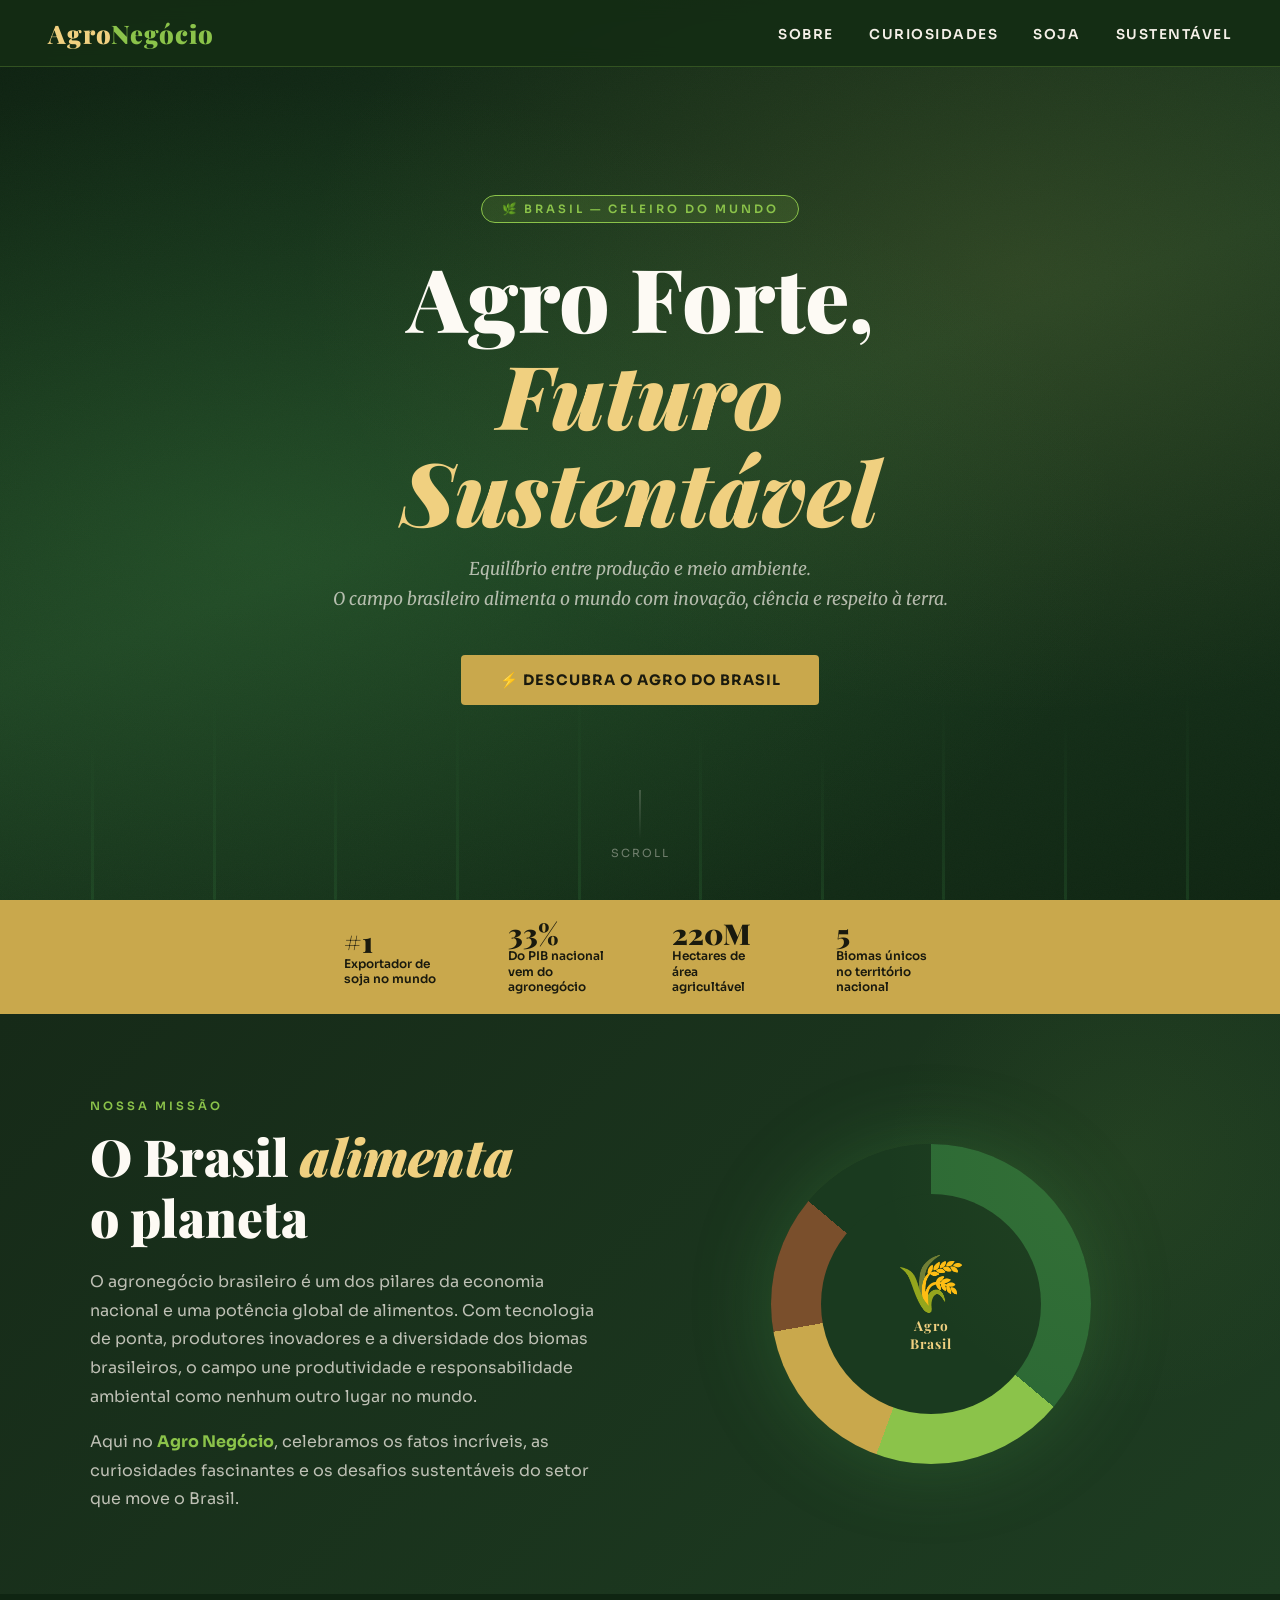
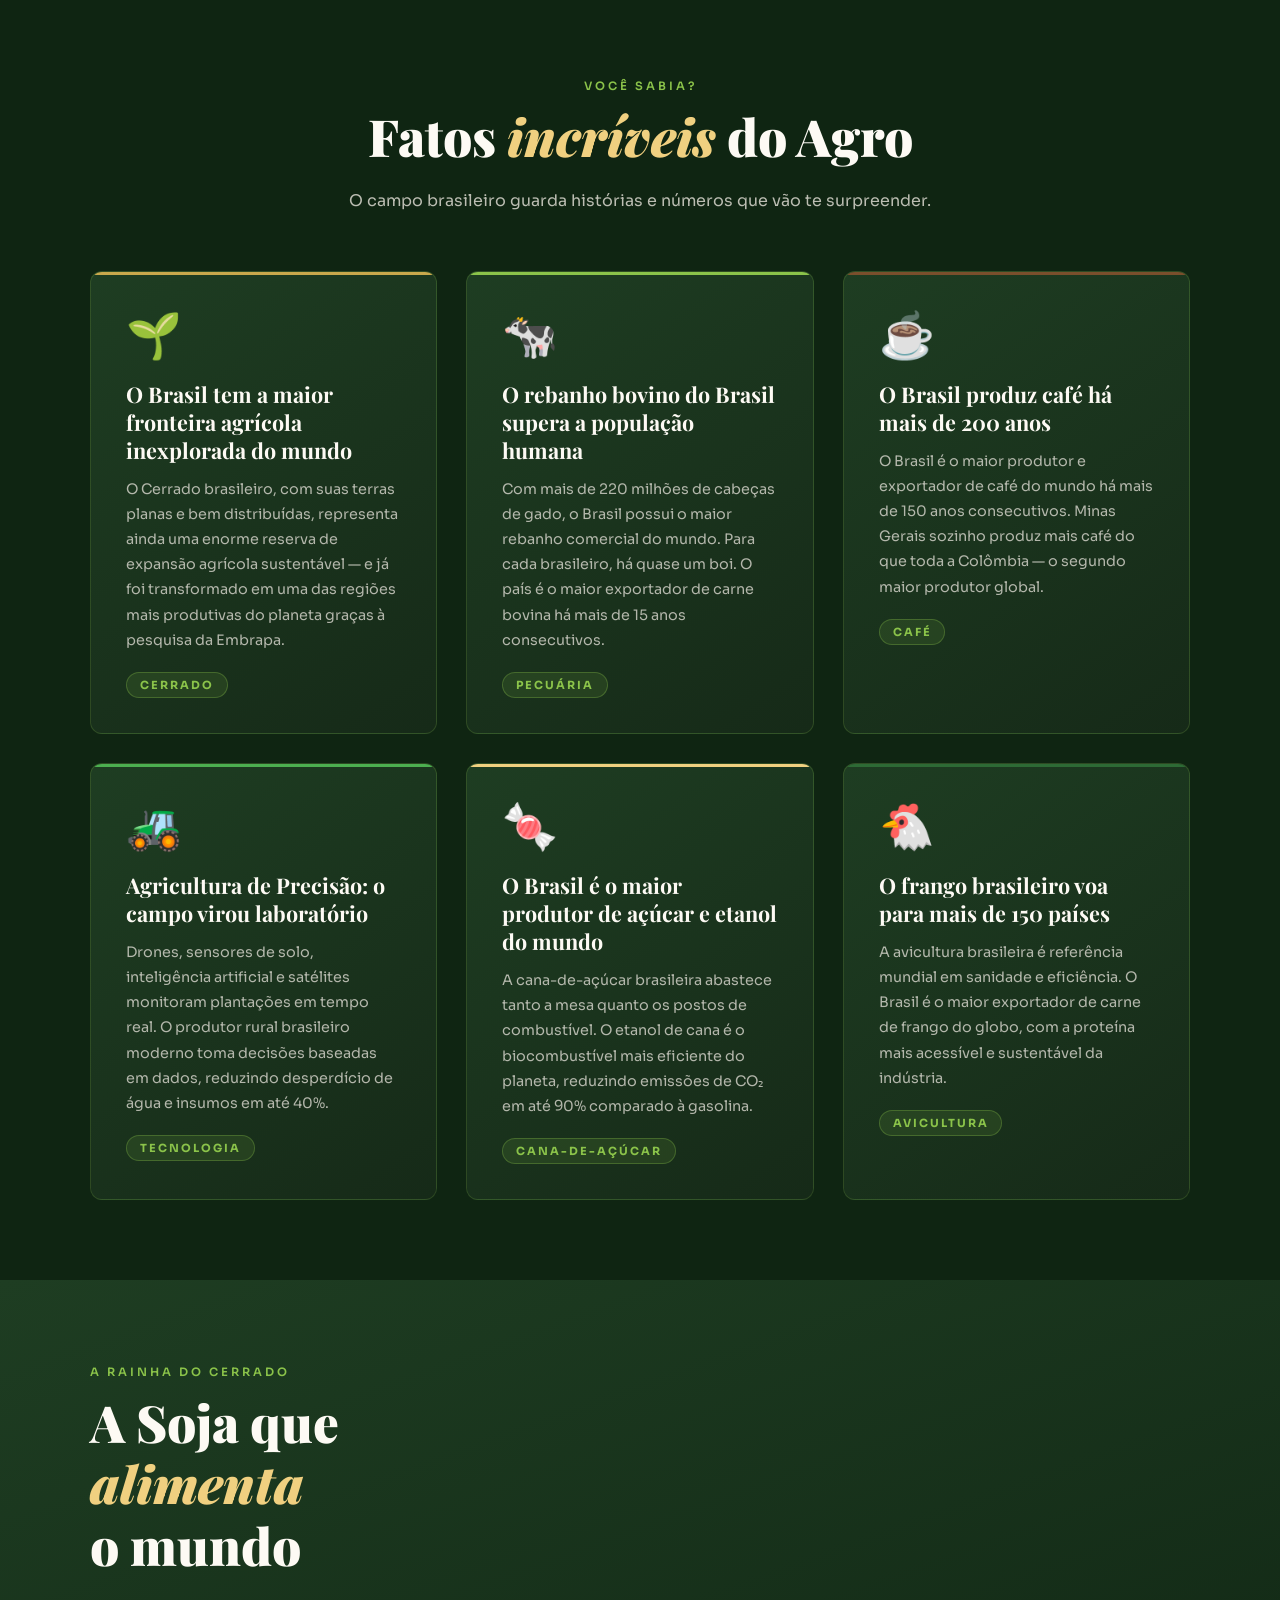
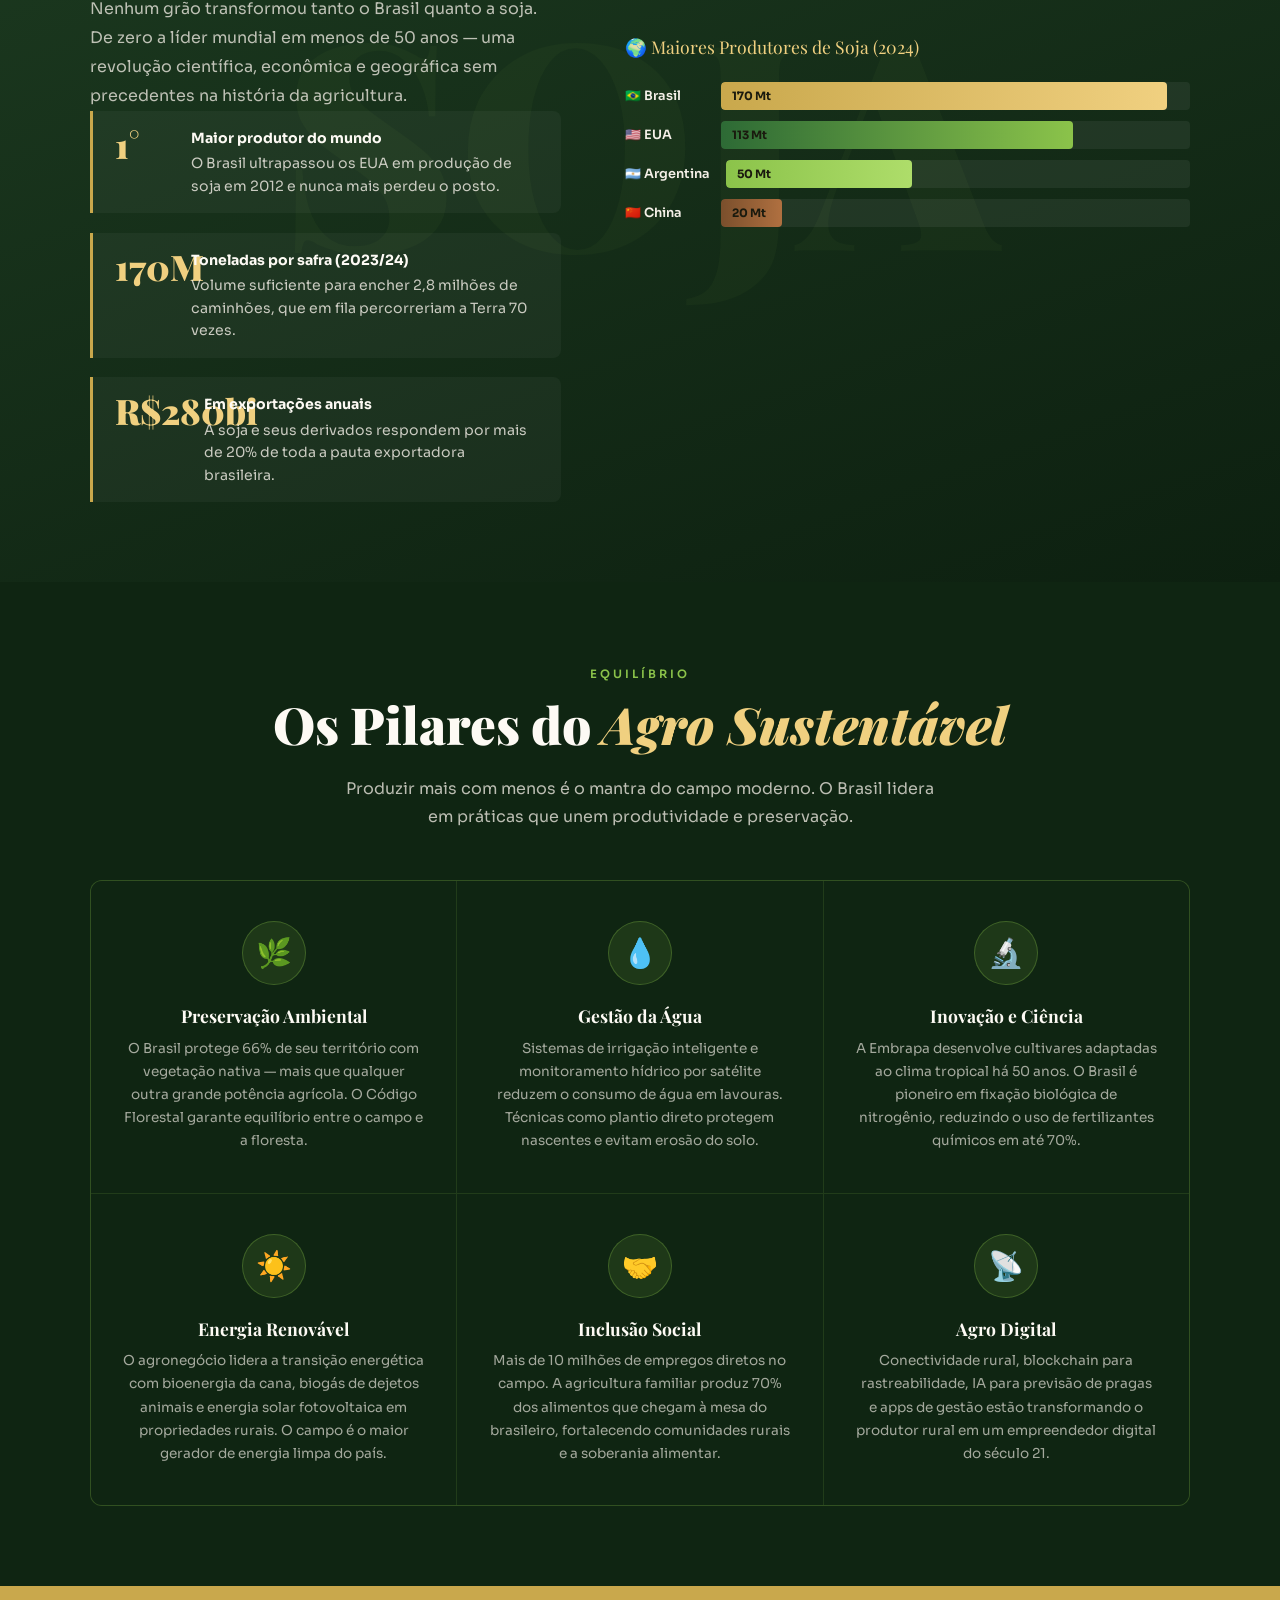
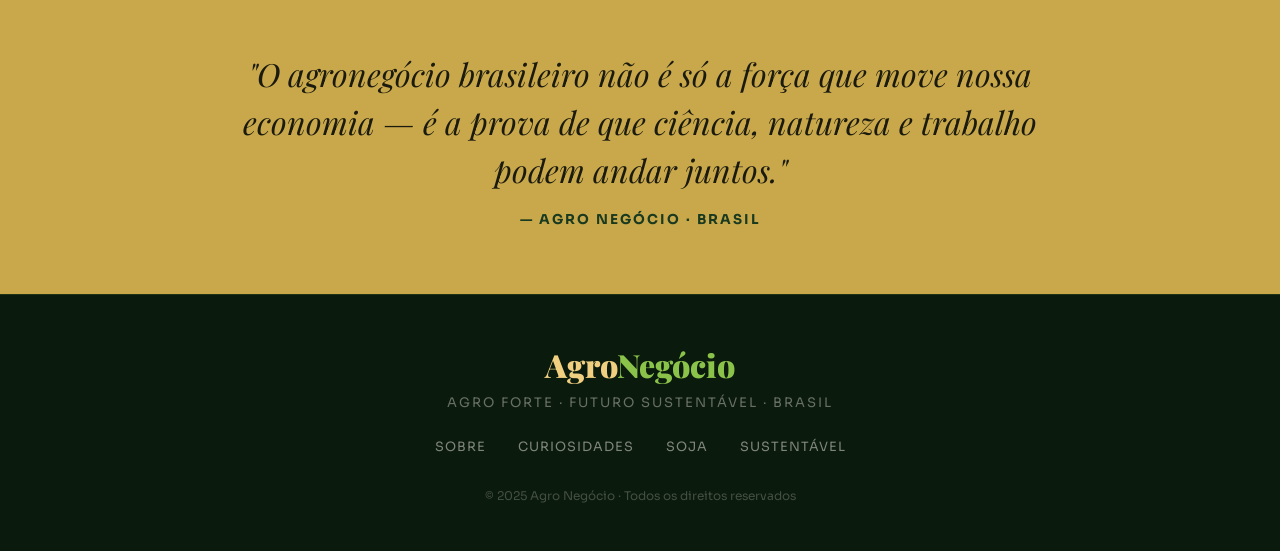
<file: index.html>
<!DOCTYPE html>
<html lang="pt-BR">
<head>
  <meta charset="UTF-8" />
  <meta name="viewport" content="width=device-width, initial-scale=1.0"/>
  <title>Agro Negócio | Agro Forte, Futuro Sustentável</title>
  <link href="https://fonts.googleapis.com/css2?family=Playfair+Display:wght@700;900&family=Sora:wght@300;400;600&family=Merriweather:ital,wght@1,300&display=swap" rel="stylesheet"/>
  <link rel="stylesheet" href="style.css">
<body>

  <!-- NAVBAR -->
  <nav>
    <a class="nav-logo" href="#">Agro<span>Negócio</span></a>
    <ul class="nav-links">
      <li><a href="#intro">Sobre</a></li>
      <li><a href="#curiosidades">Curiosidades</a></li>
      <li><a href="#soja">Soja</a></li>
      <li><a href="#sustentavel">Sustentável</a></li>
    </ul>
  </nav>

  <!-- HERO -->
  <section class="hero">
    <div class="hero-stalks">
      <div class="stalk" style="height:160px; animation-delay:0s;"></div>
      <div class="stalk" style="height:200px; animation-delay:0.4s;"></div>
      <div class="stalk" style="height:140px; animation-delay:0.8s;"></div>
      <div class="stalk" style="height:190px; animation-delay:0.2s;"></div>
      <div class="stalk" style="height:220px; animation-delay:1s;"></div>
      <div class="stalk" style="height:170px; animation-delay:0.6s;"></div>
      <div class="stalk" style="height:150px; animation-delay:1.2s;"></div>
      <div class="stalk" style="height:200px; animation-delay:0.3s;"></div>
      <div class="stalk" style="height:180px; animation-delay:0.9s;"></div>
      <div class="stalk" style="height:210px; animation-delay:0.5s;"></div>
    </div>
    <div class="hero-content">
      <span class="hero-badge">🌿 Brasil — Celeiro do Mundo</span>
      <h1>Agro Forte,<br/><em>Futuro Sustentável</em></h1>
      <p class="hero-sub">
        Equilíbrio entre produção e meio ambiente.<br/>
        O campo brasileiro alimenta o mundo com inovação, ciência e respeito à terra.
      </p>
      <a href="#curiosidades" class="hero-cta">
        ⚡ Descubra o Agro do Brasil
      </a>
    </div>
    <div class="hero-scroll">
      <div class="scroll-line"></div>
      scroll
    </div>
  </section>

  <!-- STATS STRIP -->
  <div class="stats-strip">
    <div class="stat-item">
      <div>
        <div class="stat-num">#1</div>
        <div class="stat-label">Exportador de soja no mundo</div>
      </div>
    </div>
    <div class="stat-item">
      <div>
        <div class="stat-num">33%</div>
        <div class="stat-label">Do PIB nacional vem do agronegócio</div>
      </div>
    </div>
    <div class="stat-item">
      <div>
        <div class="stat-num">220M</div>
        <div class="stat-label">Hectares de área agricultável</div>
      </div>
    </div>
    <div class="stat-item">
      <div>
        <div class="stat-num">5</div>
        <div class="stat-label">Biomas únicos no território nacional</div>
      </div>
    </div>
  </div>

  <!-- INTRO -->
  <section class="intro" id="intro">
    <div class="intro-grid">
      <div>
        <span class="section-tag">Nossa Missão</span>
        <h2 class="section-title">O Brasil <em>alimenta</em><br/>o planeta</h2>
        <p class="section-body">
          O agronegócio brasileiro é um dos pilares da economia nacional e uma potência global de alimentos. Com tecnologia de ponta, produtores inovadores e a diversidade dos biomas brasileiros, o campo une produtividade e responsabilidade ambiental como nenhum outro lugar no mundo.
        </p>
        <p class="section-body" style="margin-top:1rem;">
          Aqui no <strong style="color:var(--verde-lima)">Agro Negócio</strong>, celebramos os fatos incríveis, as curiosidades fascinantes e os desafios sustentáveis do setor que move o Brasil.
        </p>
      </div>
      <div class="intro-visual">
        <div class="agro-circle">
          <div class="agro-inner">
            <span class="agro-icon">🌾</span>
            <span class="agro-inner-text">Agro<br/>Brasil</span>
          </div>
        </div>
      </div>
    </div>
  </section>

  <!-- CURIOSIDADES -->
  <section class="curiosidades" id="curiosidades">
    <div class="section-header">
      <span class="section-tag">Você Sabia?</span>
      <h2 class="section-title">Fatos <em>incríveis</em> do Agro</h2>
      <p class="section-body">O campo brasileiro guarda histórias e números que vão te surpreender.</p>
    </div>
    <div class="cards-grid">

      <div class="card" style="--card-accent: var(--dourado);">
        <span class="card-emoji">🌱</span>
        <h3>O Brasil tem a maior fronteira agrícola inexplorada do mundo</h3>
        <p>O Cerrado brasileiro, com suas terras planas e bem distribuídas, representa ainda uma enorme reserva de expansão agrícola sustentável — e já foi transformado em uma das regiões mais produtivas do planeta graças à pesquisa da Embrapa.</p>
        <span class="card-tag">Cerrado</span>
      </div>

      <div class="card" style="--card-accent: var(--verde-lima);">
        <span class="card-emoji">🐄</span>
        <h3>O rebanho bovino do Brasil supera a população humana</h3>
        <p>Com mais de 220 milhões de cabeças de gado, o Brasil possui o maior rebanho comercial do mundo. Para cada brasileiro, há quase um boi. O país é o maior exportador de carne bovina há mais de 15 anos consecutivos.</p>
        <span class="card-tag">Pecuária</span>
      </div>

      <div class="card" style="--card-accent: var(--terra);">
        <span class="card-emoji">☕</span>
        <h3>O Brasil produz café há mais de 200 anos</h3>
        <p>O Brasil é o maior produtor e exportador de café do mundo há mais de 150 anos consecutivos. Minas Gerais sozinho produz mais café do que toda a Colômbia — o segundo maior produtor global.</p>
        <span class="card-tag">Café</span>
      </div>

      <div class="card" style="--card-accent: var(--verde-claro);">
        <span class="card-emoji">🚜</span>
        <h3>Agricultura de Precisão: o campo virou laboratório</h3>
        <p>Drones, sensores de solo, inteligência artificial e satélites monitoram plantações em tempo real. O produtor rural brasileiro moderno toma decisões baseadas em dados, reduzindo desperdício de água e insumos em até 40%.</p>
        <span class="card-tag">Tecnologia</span>
      </div>

      <div class="card" style="--card-accent: var(--dourado-claro);">
        <span class="card-emoji">🍬</span>
        <h3>O Brasil é o maior produtor de açúcar e etanol do mundo</h3>
        <p>A cana-de-açúcar brasileira abastece tanto a mesa quanto os postos de combustível. O etanol de cana é o biocombustível mais eficiente do planeta, reduzindo emissões de CO₂ em até 90% comparado à gasolina.</p>
        <span class="card-tag">Cana-de-Açúcar</span>
      </div>

      <div class="card" style="--card-accent: var(--verde-medio);">
        <span class="card-emoji">🐔</span>
        <h3>O frango brasileiro voa para mais de 150 países</h3>
        <p>A avicultura brasileira é referência mundial em sanidade e eficiência. O Brasil é o maior exportador de carne de frango do globo, com a proteína mais acessível e sustentável da indústria.</p>
        <span class="card-tag">Avicultura</span>
      </div>

    </div>
  </section>

  <!-- SOJA -->
  <section class="soja-section" id="soja">
    <div class="soja-inner">
      <div>
        <span class="section-tag">A Rainha do Cerrado</span>
        <h2 class="section-title">A Soja que <em>alimenta</em><br/>o mundo</h2>
        <p class="section-body">
          Nenhum grão transformou tanto o Brasil quanto a soja. De zero a líder mundial em menos de 50 anos — uma revolução científica, econômica e geográfica sem precedentes na história da agricultura.
        </p>
        <div class="soja-facts">
          <div class="fact-item">
            <div class="fact-num">1°</div>
            <div class="fact-text">
              <strong>Maior produtor do mundo</strong>
              O Brasil ultrapassou os EUA em produção de soja em 2012 e nunca mais perdeu o posto.
            </div>
          </div>
          <div class="fact-item">
            <div class="fact-num">170M</div>
            <div class="fact-text">
              <strong>Toneladas por safra (2023/24)</strong>
              Volume suficiente para encher 2,8 milhões de caminhões, que em fila percorreriam a Terra 70 vezes.
            </div>
          </div>
          <div class="fact-item">
            <div class="fact-num">R$280bi</div>
            <div class="fact-text">
              <strong>Em exportações anuais</strong>
              A soja e seus derivados respondem por mais de 20% de toda a pauta exportadora brasileira.
            </div>
          </div>
        </div>
      </div>

      <div class="soja-visual">
        <p class="chart-title">🌍 Maiores Produtores de Soja (2024)</p>
        <div class="bar-chart">
          <div class="bar-item">
            <span class="bar-label">🇧🇷 Brasil</span>
            <div class="bar-track">
              <div class="bar-fill gold" style="width:95%">170 Mt</div>
            </div>
          </div>
          <div class="bar-item">
            <span class="bar-label">🇺🇸 EUA</span>
            <div class="bar-track">
              <div class="bar-fill green" style="width:75%">113 Mt</div>
            </div>
          </div>
          <div class="bar-item">
            <span class="bar-label">🇦🇷 Argentina</span>
            <div class="bar-track">
              <div class="bar-fill lime" style="width:40%">50 Mt</div>
            </div>
          </div>
          <div class="bar-item">
            <span class="bar-label">🇨🇳 China</span>
            <div class="bar-track">
              <div class="bar-fill terra" style="width:13%">20 Mt</div>
            </div>
          </div>
        </div>
      </div>
    </div>
  </section>

  <!-- PILARES SUSTENTÁVEIS -->
  <section class="pilares" id="sustentavel">
    <div style="max-width:1100px; margin:0 auto; text-align:center;">
      <span class="section-tag">Equilíbrio</span>
      <h2 class="section-title">Os Pilares do <em>Agro Sustentável</em></h2>
      <p class="section-body" style="margin:0 auto;">
        Produzir mais com menos é o mantra do campo moderno. O Brasil lidera em práticas que unem produtividade e preservação.
      </p>
    </div>
    <div class="pilares-grid">
      <div class="pilar">
        <div class="pilar-icon">🌿</div>
        <h4>Preservação Ambiental</h4>
        <p>O Brasil protege 66% de seu território com vegetação nativa — mais que qualquer outra grande potência agrícola. O Código Florestal garante equilíbrio entre o campo e a floresta.</p>
      </div>
      <div class="pilar">
        <div class="pilar-icon">💧</div>
        <h4>Gestão da Água</h4>
        <p>Sistemas de irrigação inteligente e monitoramento hídrico por satélite reduzem o consumo de água em lavouras. Técnicas como plantio direto protegem nascentes e evitam erosão do solo.</p>
      </div>
      <div class="pilar">
        <div class="pilar-icon">🔬</div>
        <h4>Inovação e Ciência</h4>
        <p>A Embrapa desenvolve cultivares adaptadas ao clima tropical há 50 anos. O Brasil é pioneiro em fixação biológica de nitrogênio, reduzindo o uso de fertilizantes químicos em até 70%.</p>
      </div>
      <div class="pilar">
        <div class="pilar-icon">☀️</div>
        <h4>Energia Renovável</h4>
        <p>O agronegócio lidera a transição energética com bioenergia da cana, biogás de dejetos animais e energia solar fotovoltaica em propriedades rurais. O campo é o maior gerador de energia limpa do país.</p>
      </div>
      <div class="pilar">
        <div class="pilar-icon">🤝</div>
        <h4>Inclusão Social</h4>
        <p>Mais de 10 milhões de empregos diretos no campo. A agricultura familiar produz 70% dos alimentos que chegam à mesa do brasileiro, fortalecendo comunidades rurais e a soberania alimentar.</p>
      </div>
      <div class="pilar">
        <div class="pilar-icon">📡</div>
        <h4>Agro Digital</h4>
        <p>Conectividade rural, blockchain para rastreabilidade, IA para previsão de pragas e apps de gestão estão transformando o produtor rural em um empreendedor digital do século 21.</p>
      </div>
    </div>
  </section>

  <!-- QUOTE -->
  <div class="quote-section">
    <blockquote>
      "O agronegócio brasileiro não é só a força que move nossa economia — é a prova de que ciência, natureza e trabalho podem andar juntos."
      <cite>— Agro Negócio · Brasil</cite>
    </blockquote>
  </div>

  <!-- FOOTER -->
  <footer>
    <div class="footer-logo">Agro<span>Negócio</span></div>
    <p class="footer-tagline">Agro Forte · Futuro Sustentável · Brasil</p>
    <ul class="footer-links">
      <li><a href="#intro">Sobre</a></li>
      <li><a href="#curiosidades">Curiosidades</a></li>
      <li><a href="#soja">Soja</a></li>
      <li><a href="#sustentavel">Sustentável</a></li>
    </ul>
    <p class="footer-copy">© 2025 Agro Negócio · Todos os direitos reservados</p>
  </footer>

</body>
</html>
</file>
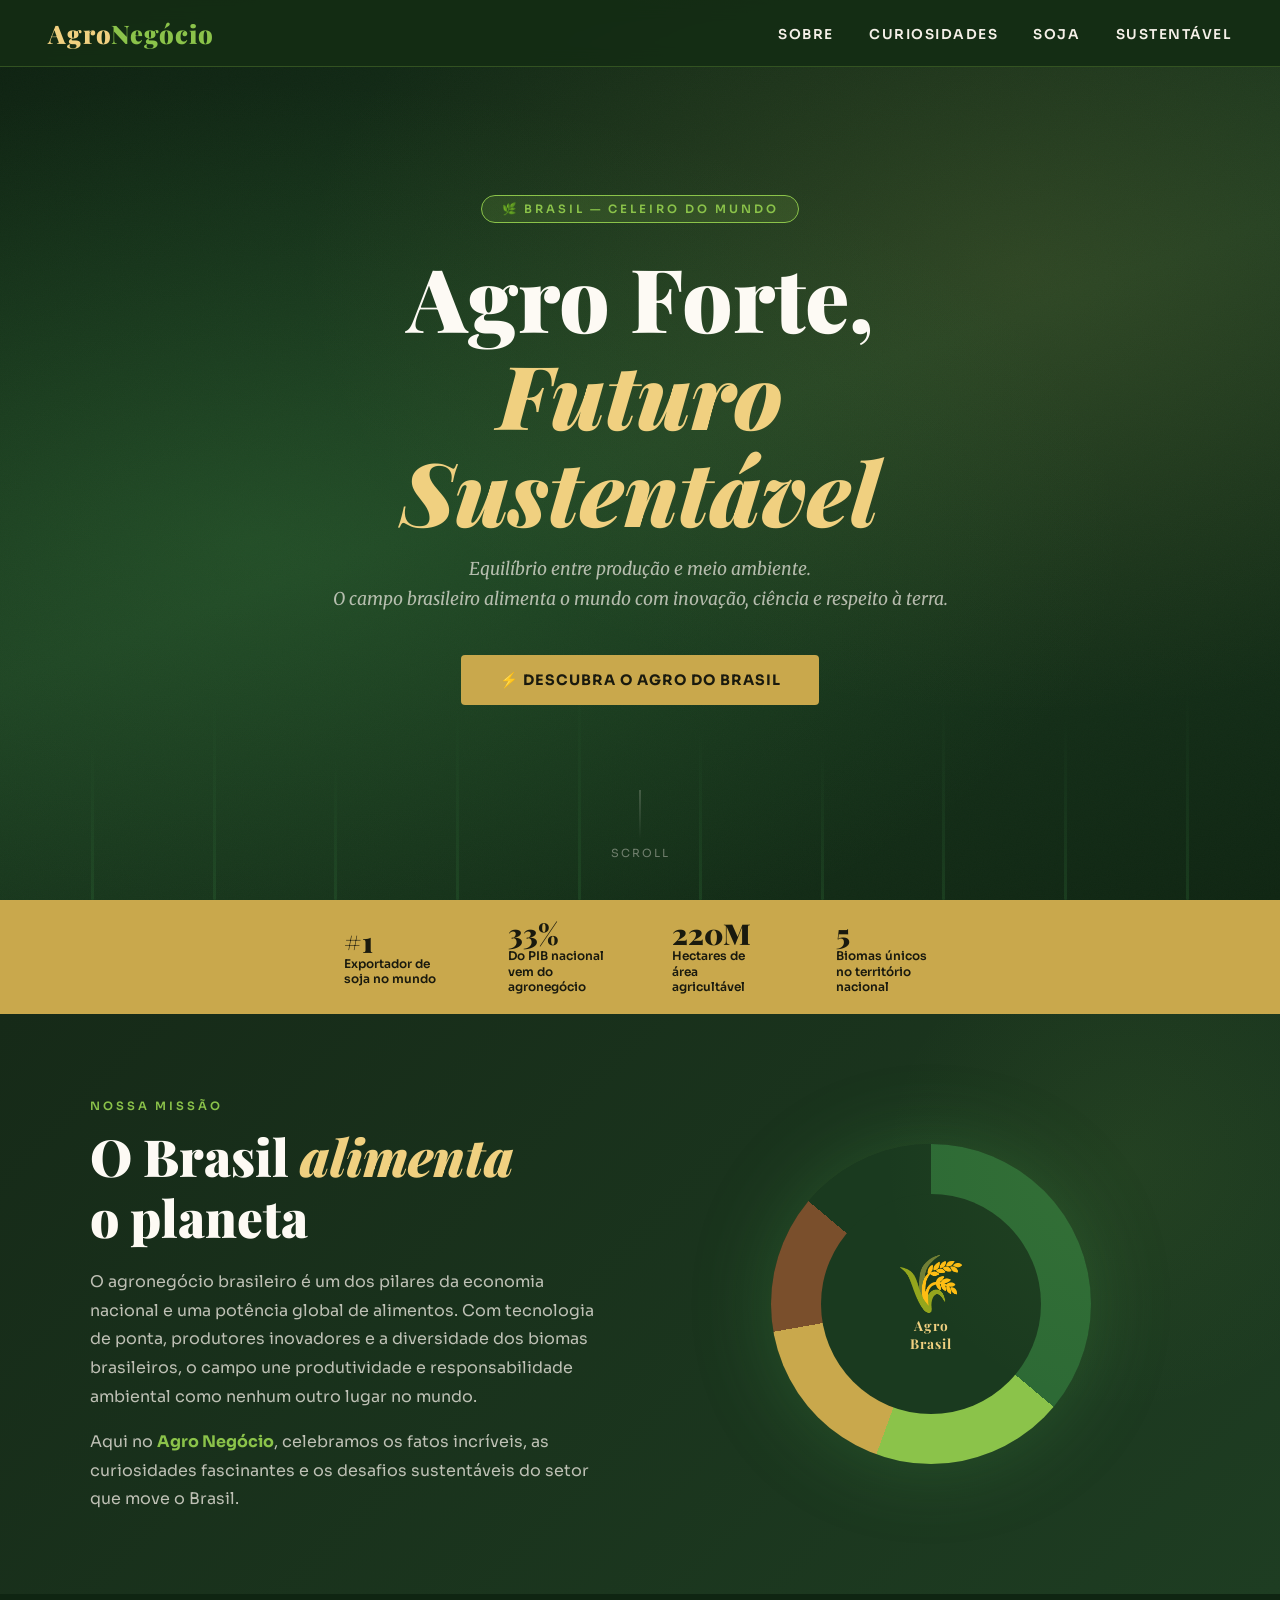
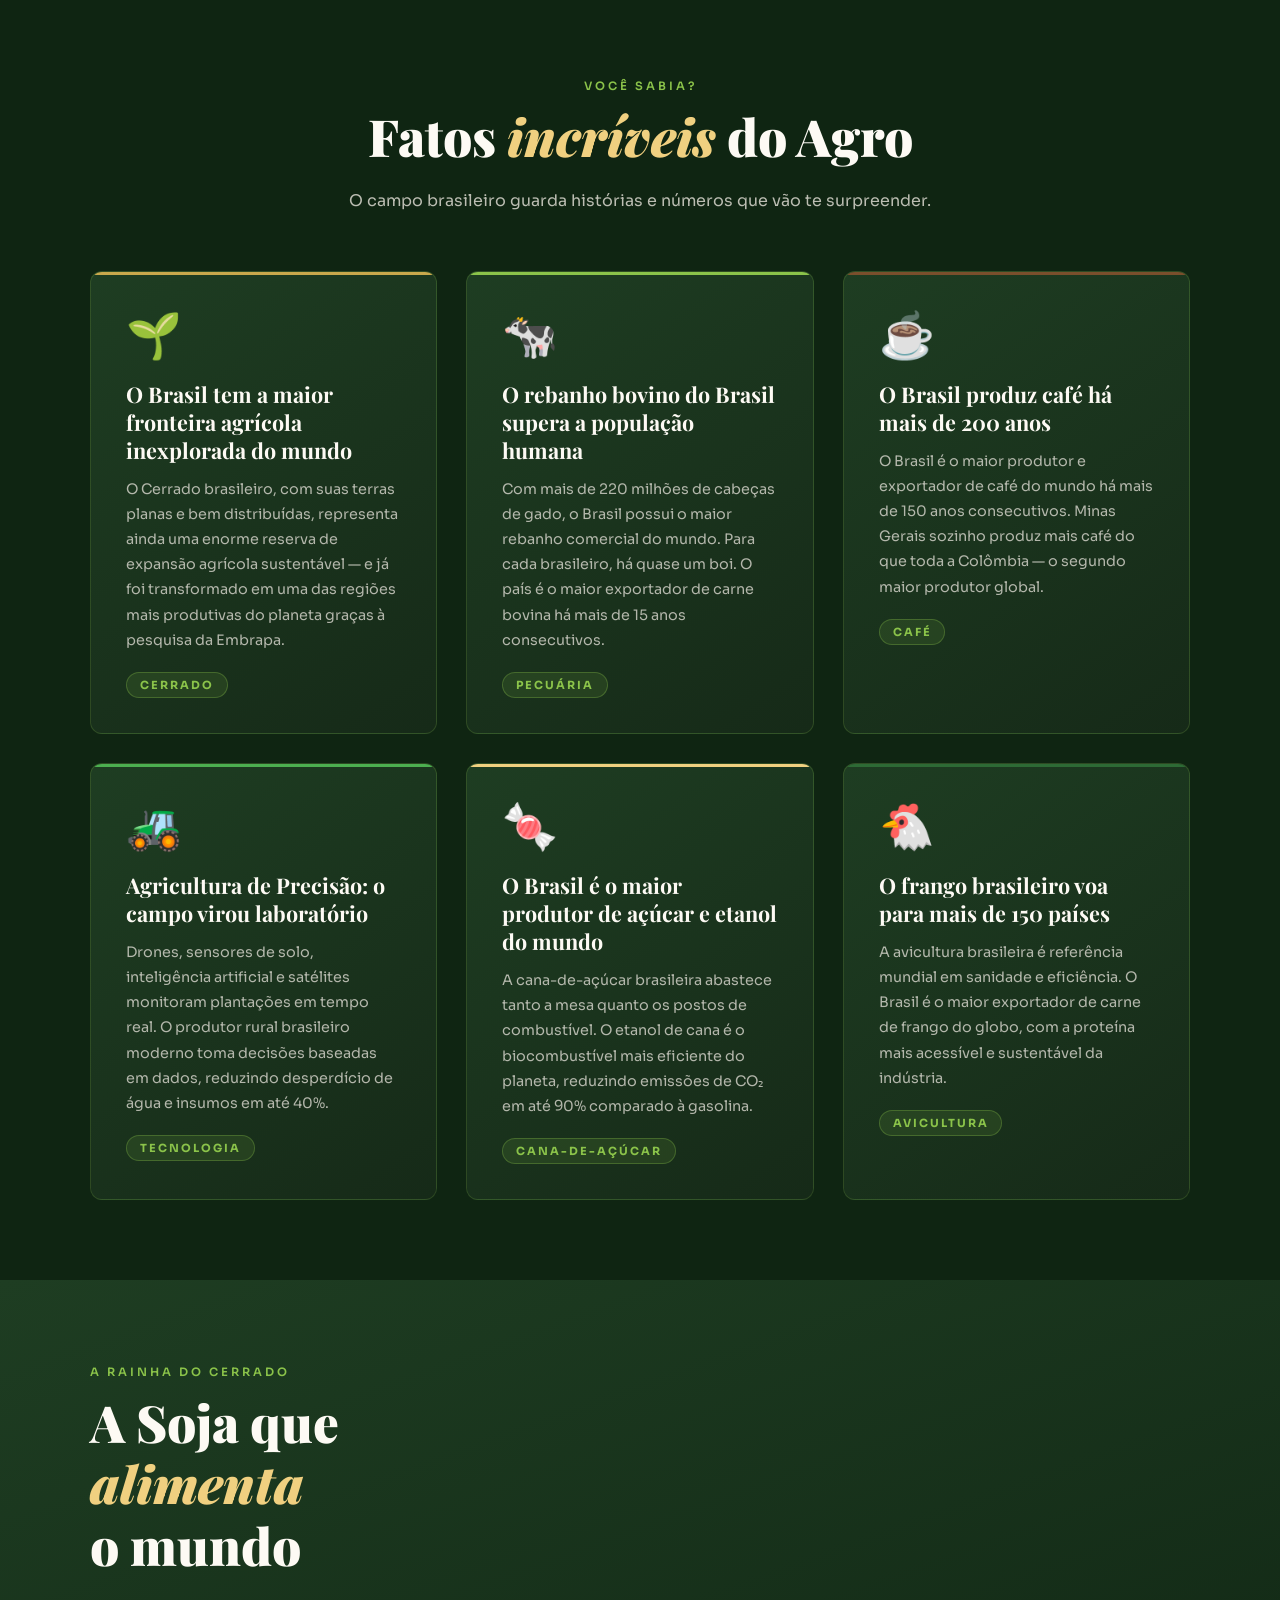
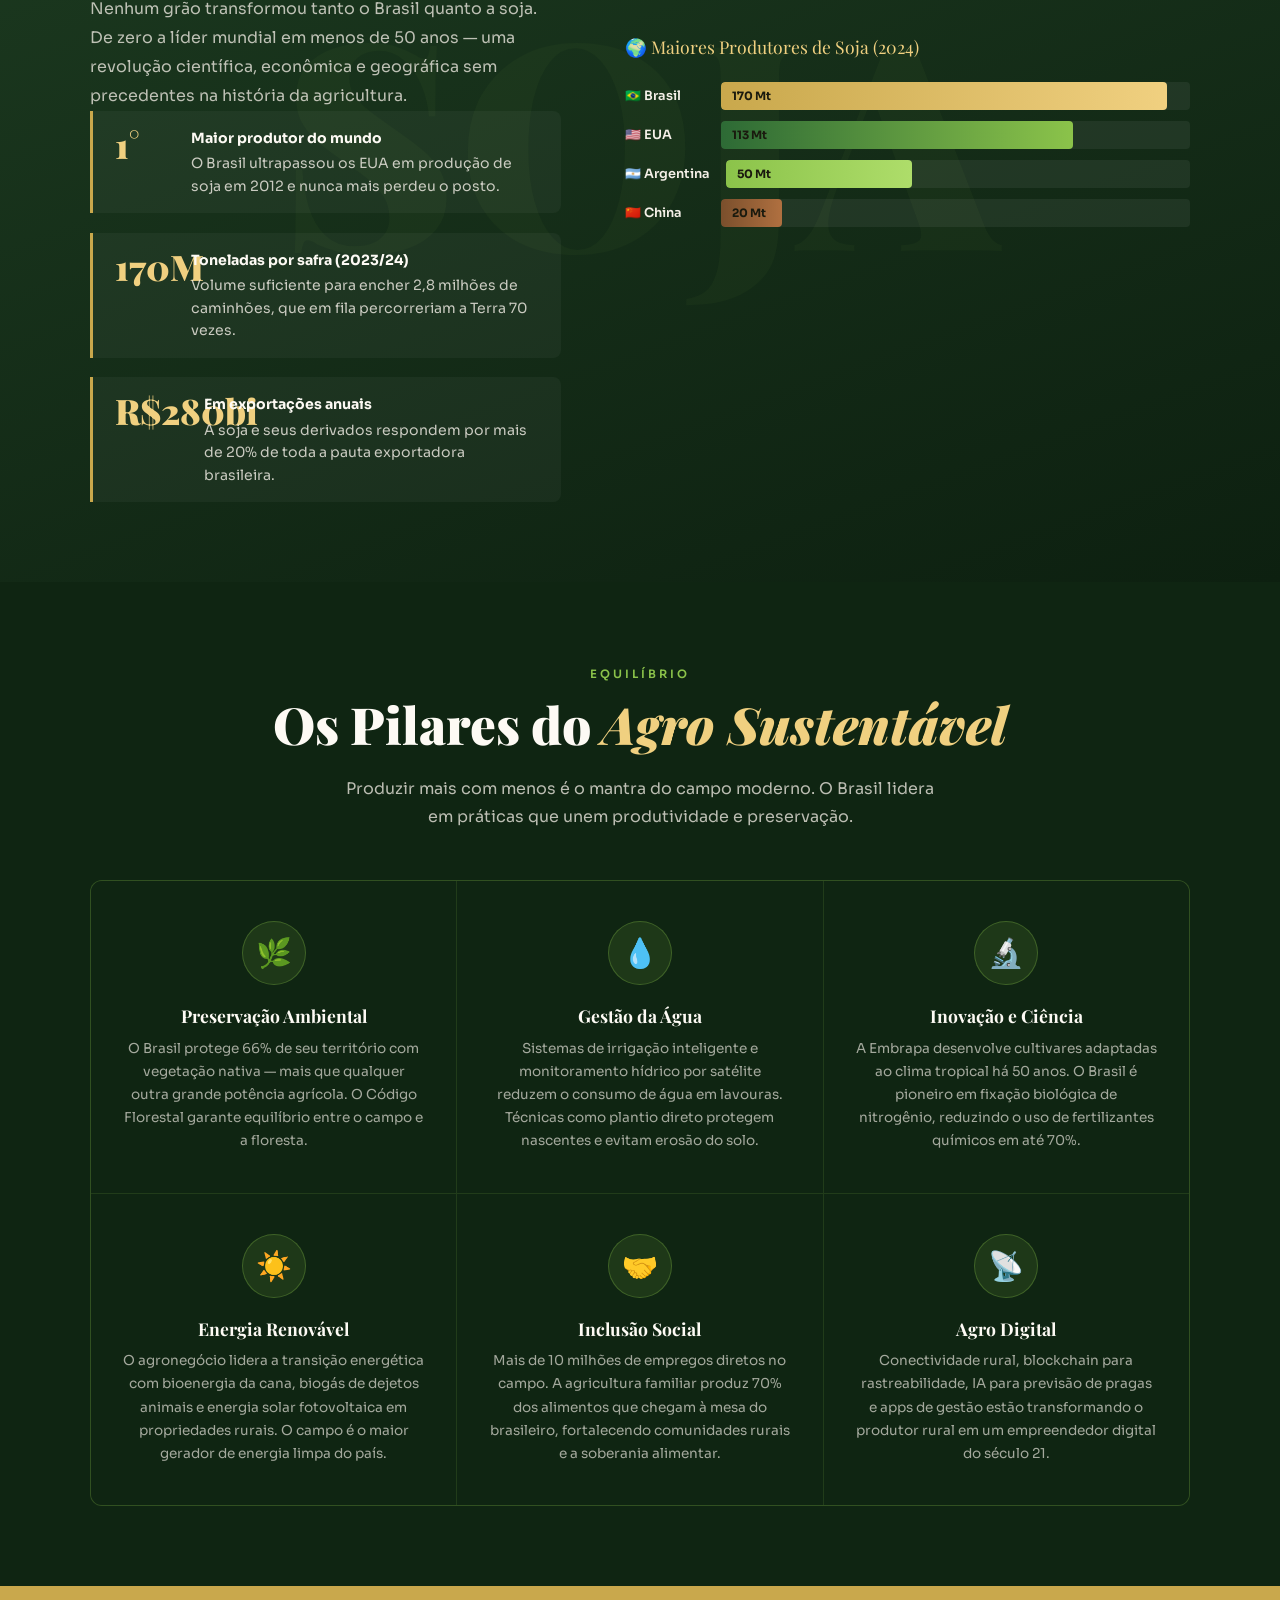
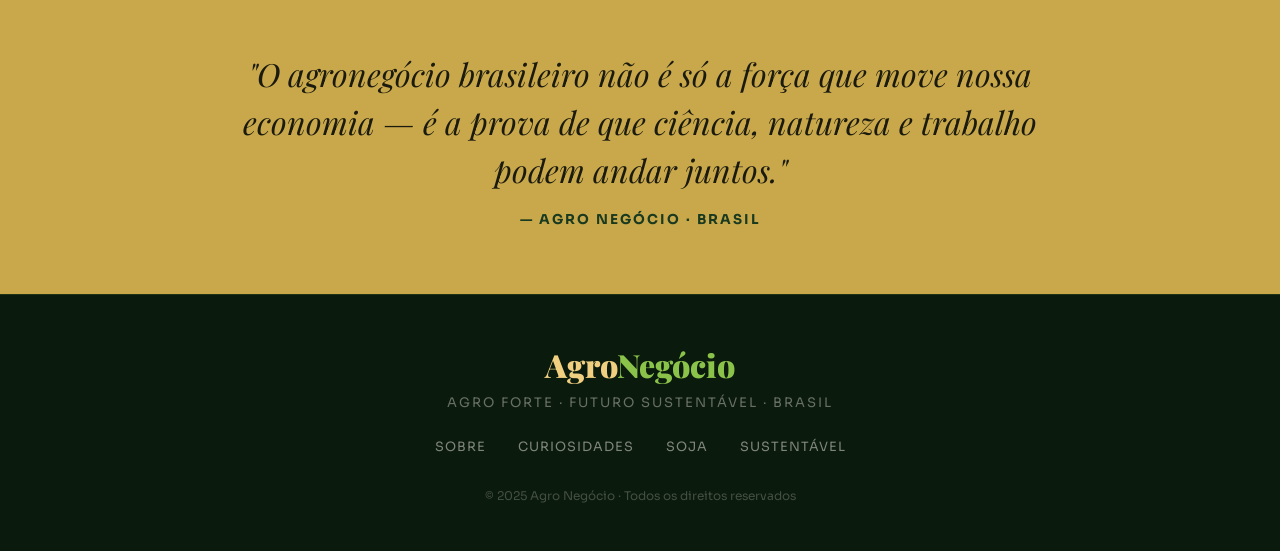
<file: 1.html>
<!DOCTYPE html>
<html lang="pt-BR">
<head>
  <meta charset="UTF-8" />
  <meta name="viewport" content="width=device-width, initial-scale=1.0"/>
  <title>Agro Negócio | Agro Forte, Futuro Sustentável</title>
  <link href="https://fonts.googleapis.com/css2?family=Playfair+Display:wght@700;900&family=Sora:wght@300;400;600&family=Merriweather:ital,wght@1,300&display=swap" rel="stylesheet"/>
  <style>
    :root {
      --verde-escuro: #1a3a1f;
      --verde-medio: #2d6a35;
      --verde-claro: #4caf50;
      --verde-lima: #8bc34a;
      --dourado: #c9a84c;
      --dourado-claro: #f0d080;
      --terra: #7a4f2c;
      --creme: #f5f0e8;
      --branco: #fdfaf4;
      --texto-escuro: #1a1a0e;
    }

    *, *::before, *::after { box-sizing: border-box; margin: 0; padding: 0; }

    html { scroll-behavior: smooth; }

    body {
      font-family: 'Sora', sans-serif;
      background-color: var(--verde-escuro);
      color: var(--creme);
      overflow-x: hidden;
    }

    /* ── NAVBAR ── */
    nav {
      position: fixed;
      top: 0; left: 0; right: 0;
      z-index: 100;
      display: flex;
      justify-content: space-between;
      align-items: center;
      padding: 1rem 3rem;
      background: rgba(20, 45, 20, 0.92);
      backdrop-filter: blur(10px);
      border-bottom: 1px solid rgba(140, 195, 74, 0.25);
    }

    .nav-logo {
      font-family: 'Playfair Display', serif;
      font-size: 1.6rem;
      font-weight: 900;
      color: var(--dourado-claro);
      letter-spacing: 1px;
      text-decoration: none;
    }

    .nav-logo span { color: var(--verde-lima); }

    .nav-links { display: flex; gap: 2.2rem; list-style: none; }

    .nav-links a {
      color: var(--creme);
      text-decoration: none;
      font-size: 0.85rem;
      font-weight: 600;
      letter-spacing: 1.5px;
      text-transform: uppercase;
      transition: color 0.3s;
      position: relative;
    }

    .nav-links a::after {
      content: '';
      position: absolute;
      bottom: -4px; left: 0;
      width: 0; height: 2px;
      background: var(--verde-lima);
      transition: width 0.3s;
    }

    .nav-links a:hover { color: var(--verde-lima); }
    .nav-links a:hover::after { width: 100%; }

    /* ── HERO ── */
    .hero {
      min-height: 100vh;
      position: relative;
      display: flex;
      align-items: center;
      justify-content: center;
      overflow: hidden;
      background:
        radial-gradient(ellipse at 20% 60%, rgba(77, 175, 80, 0.18) 0%, transparent 60%),
        radial-gradient(ellipse at 80% 30%, rgba(201, 168, 76, 0.12) 0%, transparent 50%),
        linear-gradient(160deg, #0d2010 0%, #1a3a1f 50%, #0f2512 100%);
    }

    /* Grain overlay */
    .hero::before {
      content: '';
      position: absolute;
      inset: 0;
      background-image: url("data:image/svg+xml,%3Csvg xmlns='http://www.w3.org/2000/svg' width='300' height='300'%3E%3Cfilter id='noise'%3E%3CfeTurbulence type='fractalNoise' baseFrequency='0.85' numOctaves='4' stitchTiles='stitch'/%3E%3C/filter%3E%3Crect width='300' height='300' filter='url(%23noise)' opacity='0.04'/%3E%3C/svg%3E");
      opacity: 0.5;
      pointer-events: none;
    }

    /* Decorative stalks */
    .hero-stalks {
      position: absolute;
      bottom: 0; left: 0; right: 0;
      height: 220px;
      display: flex;
      align-items: flex-end;
      justify-content: space-around;
      padding: 0 2rem;
      pointer-events: none;
    }

    .stalk {
      width: 3px;
      background: linear-gradient(to top, var(--verde-medio), transparent);
      border-radius: 2px;
      opacity: 0.3;
      animation: sway 4s ease-in-out infinite;
    }

    @keyframes sway {
      0%, 100% { transform: rotate(-2deg); }
      50% { transform: rotate(2deg); }
    }

    .hero-content {
      position: relative;
      text-align: center;
      max-width: 820px;
      padding: 0 2rem;
      animation: fadeUp 1.2s ease forwards;
    }

    @keyframes fadeUp {
      from { opacity: 0; transform: translateY(40px); }
      to { opacity: 1; transform: translateY(0); }
    }

    .hero-badge {
      display: inline-block;
      background: rgba(140, 195, 74, 0.15);
      border: 1px solid var(--verde-lima);
      color: var(--verde-lima);
      font-size: 0.72rem;
      font-weight: 600;
      letter-spacing: 3px;
      text-transform: uppercase;
      padding: 0.4rem 1.2rem;
      border-radius: 50px;
      margin-bottom: 1.6rem;
    }

    .hero h1 {
      font-family: 'Playfair Display', serif;
      font-size: clamp(2.8rem, 7vw, 5.5rem);
      font-weight: 900;
      line-height: 1.1;
      color: var(--branco);
      margin-bottom: 1rem;
    }

    .hero h1 em {
      font-style: italic;
      color: var(--dourado-claro);
    }

    .hero-sub {
      font-family: 'Merriweather', serif;
      font-style: italic;
      font-size: 1.1rem;
      color: rgba(245, 240, 232, 0.7);
      margin-bottom: 2.5rem;
      line-height: 1.7;
    }

    .hero-cta {
      display: inline-flex;
      align-items: center;
      gap: 0.7rem;
      background: var(--dourado);
      color: var(--texto-escuro);
      font-weight: 700;
      font-size: 0.9rem;
      letter-spacing: 1px;
      text-transform: uppercase;
      padding: 1rem 2.4rem;
      border-radius: 4px;
      text-decoration: none;
      transition: background 0.3s, transform 0.2s;
    }

    .hero-cta:hover { background: var(--dourado-claro); transform: translateY(-2px); }

    .hero-scroll {
      position: absolute;
      bottom: 2.5rem;
      left: 50%;
      transform: translateX(-50%);
      display: flex;
      flex-direction: column;
      align-items: center;
      gap: 0.4rem;
      color: rgba(245,240,232,0.4);
      font-size: 0.7rem;
      letter-spacing: 2px;
      text-transform: uppercase;
    }

    .scroll-line {
      width: 1px;
      height: 50px;
      background: linear-gradient(to bottom, rgba(245,240,232,0.4), transparent);
      animation: scrollPulse 2s ease-in-out infinite;
    }

    @keyframes scrollPulse {
      0%, 100% { opacity: 0.4; }
      50% { opacity: 1; }
    }

    /* ── STATS STRIP ── */
    .stats-strip {
      background: var(--dourado);
      padding: 1.2rem 3rem;
      display: flex;
      justify-content: center;
      gap: 4rem;
      flex-wrap: wrap;
    }

    .stat-item {
      display: flex;
      align-items: center;
      gap: 0.8rem;
      color: var(--texto-escuro);
    }

    .stat-num {
      font-family: 'Playfair Display', serif;
      font-size: 1.8rem;
      font-weight: 900;
      line-height: 1;
    }

    .stat-label { font-size: 0.75rem; font-weight: 600; line-height: 1.3; max-width: 100px; }

    /* ── SECTIONS GENERAL ── */
    section { padding: 5rem 2rem; }

    .section-tag {
      display: inline-block;
      color: var(--verde-lima);
      font-size: 0.72rem;
      font-weight: 600;
      letter-spacing: 3px;
      text-transform: uppercase;
      margin-bottom: 0.8rem;
    }

    .section-title {
      font-family: 'Playfair Display', serif;
      font-size: clamp(2rem, 4vw, 3.2rem);
      font-weight: 900;
      color: var(--branco);
      line-height: 1.2;
      margin-bottom: 1.2rem;
    }

    .section-title em { color: var(--dourado-claro); font-style: italic; }

    .section-body {
      color: rgba(245,240,232,0.75);
      font-size: 1rem;
      line-height: 1.8;
      max-width: 600px;
    }

    /* ── INTRO / MISSÃO ── */
    .intro {
      background: linear-gradient(135deg, #162a18 0%, #1e3d22 100%);
      position: relative;
      overflow: hidden;
    }

    .intro::after {
      content: '';
      position: absolute;
      top: -100px; right: -100px;
      width: 500px; height: 500px;
      border-radius: 50%;
      background: radial-gradient(circle, rgba(140,195,74,0.07), transparent 70%);
      pointer-events: none;
    }

    .intro-grid {
      max-width: 1100px;
      margin: 0 auto;
      display: grid;
      grid-template-columns: 1fr 1fr;
      gap: 4rem;
      align-items: center;
    }

    .intro-visual {
      position: relative;
      display: flex;
      justify-content: center;
    }

    .agro-circle {
      width: 320px;
      height: 320px;
      border-radius: 50%;
      background: conic-gradient(
        var(--verde-medio) 0deg 130deg,
        var(--verde-lima) 130deg 200deg,
        var(--dourado) 200deg 260deg,
        var(--terra) 260deg 310deg,
        var(--verde-escuro) 310deg 360deg
      );
      display: flex;
      align-items: center;
      justify-content: center;
      box-shadow: 0 0 80px rgba(77,175,80,0.25);
      animation: spinSlow 20s linear infinite;
    }

    @keyframes spinSlow {
      from { transform: rotate(0deg); }
      to { transform: rotate(360deg); }
    }

    .agro-inner {
      width: 220px; height: 220px;
      border-radius: 50%;
      background: #1a3a1f;
      display: flex;
      flex-direction: column;
      align-items: center;
      justify-content: center;
      animation: spinSlow 20s linear infinite reverse;
    }

    .agro-icon { font-size: 3.5rem; line-height: 1; }
    .agro-inner-text {
      font-family: 'Playfair Display', serif;
      font-size: 0.85rem;
      font-weight: 700;
      color: var(--dourado-claro);
      text-align: center;
      letter-spacing: 1px;
      margin-top: 0.3rem;
    }

    /* ── CURIOSIDADES / CARDS ── */
    .curiosidades {
      background: #0f2512;
    }

    .section-header { text-align: center; margin-bottom: 3.5rem; }
    .section-header .section-body { margin: 0 auto; text-align: center; }

    .cards-grid {
      max-width: 1100px;
      margin: 0 auto;
      display: grid;
      grid-template-columns: repeat(auto-fit, minmax(300px, 1fr));
      gap: 1.8rem;
    }

    .card {
      background: linear-gradient(145deg, #1e3d22, #162a18);
      border: 1px solid rgba(140,195,74,0.2);
      border-radius: 12px;
      padding: 2.2rem;
      transition: transform 0.35s, border-color 0.35s, box-shadow 0.35s;
      position: relative;
      overflow: hidden;
    }

    .card::before {
      content: '';
      position: absolute;
      top: 0; left: 0; right: 0;
      height: 3px;
      background: var(--card-accent, var(--verde-lima));
      border-radius: 12px 12px 0 0;
    }

    .card:hover {
      transform: translateY(-6px);
      border-color: rgba(140,195,74,0.5);
      box-shadow: 0 20px 50px rgba(0,0,0,0.4);
    }

    .card-emoji { font-size: 2.8rem; margin-bottom: 1rem; display: block; }

    .card h3 {
      font-family: 'Playfair Display', serif;
      font-size: 1.35rem;
      color: var(--branco);
      margin-bottom: 0.8rem;
      line-height: 1.3;
    }

    .card p { color: rgba(245,240,232,0.7); font-size: 0.9rem; line-height: 1.75; }

    .card-tag {
      display: inline-block;
      margin-top: 1.2rem;
      background: rgba(140,195,74,0.12);
      color: var(--verde-lima);
      font-size: 0.7rem;
      font-weight: 700;
      letter-spacing: 2px;
      text-transform: uppercase;
      padding: 0.3rem 0.8rem;
      border-radius: 50px;
      border: 1px solid rgba(140,195,74,0.3);
    }

    /* ── SOJA DESTAQUE ── */
    .soja-section {
      background: linear-gradient(160deg, #1e3d22 0%, #0d2010 100%);
      position: relative;
      overflow: hidden;
    }

    .soja-section::before {
      content: 'SOJA';
      position: absolute;
      font-family: 'Playfair Display', serif;
      font-size: 18rem;
      font-weight: 900;
      color: rgba(140,195,74,0.04);
      top: 50%; left: 50%;
      transform: translate(-50%, -50%);
      pointer-events: none;
      white-space: nowrap;
    }

    .soja-inner {
      max-width: 1100px;
      margin: 0 auto;
      display: grid;
      grid-template-columns: 1fr 1.2fr;
      gap: 4rem;
      align-items: center;
      position: relative;
    }

    .soja-facts {
      display: flex;
      flex-direction: column;
      gap: 1.2rem;
    }

    .fact-item {
      display: flex;
      align-items: flex-start;
      gap: 1rem;
      background: rgba(255,255,255,0.04);
      border-left: 3px solid var(--dourado);
      padding: 1rem 1.4rem;
      border-radius: 0 8px 8px 0;
    }

    .fact-num {
      font-family: 'Playfair Display', serif;
      font-size: 2.2rem;
      font-weight: 900;
      color: var(--dourado-claro);
      line-height: 1;
      min-width: 60px;
    }

    .fact-text { font-size: 0.88rem; line-height: 1.6; color: rgba(245,240,232,0.8); }
    .fact-text strong { color: var(--branco); display: block; margin-bottom: 0.2rem; }

    /* Soja visual */
    .soja-visual {
      display: flex;
      flex-direction: column;
      gap: 1rem;
    }

    .bar-chart { display: flex; flex-direction: column; gap: 0.7rem; }

    .bar-item { display: flex; align-items: center; gap: 1rem; }

    .bar-label { font-size: 0.8rem; font-weight: 600; min-width: 80px; color: var(--creme); }

    .bar-track {
      flex: 1;
      height: 28px;
      background: rgba(255,255,255,0.06);
      border-radius: 4px;
      overflow: hidden;
      position: relative;
    }

    .bar-fill {
      height: 100%;
      border-radius: 4px;
      display: flex;
      align-items: center;
      padding-left: 0.7rem;
      font-size: 0.72rem;
      font-weight: 700;
      color: var(--texto-escuro);
      animation: barGrow 1.5s ease forwards;
      transform-origin: left;
    }

    @keyframes barGrow {
      from { transform: scaleX(0); }
      to { transform: scaleX(1); }
    }

    .bar-fill.gold { background: linear-gradient(90deg, var(--dourado), var(--dourado-claro)); }
    .bar-fill.green { background: linear-gradient(90deg, var(--verde-medio), var(--verde-lima)); }
    .bar-fill.lime { background: linear-gradient(90deg, var(--verde-lima), #aedd6a); }
    .bar-fill.terra { background: linear-gradient(90deg, var(--terra), #b07040); }

    .chart-title {
      font-family: 'Playfair Display', serif;
      font-size: 1.1rem;
      color: var(--dourado-claro);
      margin-bottom: 0.5rem;
    }

    /* ── PILARES SUSTENTAVEIS ── */
    .pilares {
      background: #0f2512;
    }

    .pilares-grid {
      max-width: 1100px;
      margin: 3rem auto 0;
      display: grid;
      grid-template-columns: repeat(3, 1fr);
      gap: 1px;
      background: rgba(140,195,74,0.15);
      border: 1px solid rgba(140,195,74,0.15);
      border-radius: 12px;
      overflow: hidden;
    }

    .pilar {
      background: #0f2512;
      padding: 2.5rem 2rem;
      text-align: center;
      transition: background 0.3s;
    }

    .pilar:hover { background: #162a18; }

    .pilar-icon {
      width: 64px; height: 64px;
      border-radius: 50%;
      background: rgba(140,195,74,0.12);
      border: 1px solid rgba(140,195,74,0.3);
      display: flex;
      align-items: center;
      justify-content: center;
      font-size: 1.8rem;
      margin: 0 auto 1.2rem;
    }

    .pilar h4 {
      font-family: 'Playfair Display', serif;
      font-size: 1.1rem;
      color: var(--branco);
      margin-bottom: 0.6rem;
    }

    .pilar p { font-size: 0.85rem; color: rgba(245,240,232,0.65); line-height: 1.7; }

    /* ── QUOTE ── */
    .quote-section {
      background: var(--dourado);
      padding: 4rem 2rem;
      text-align: center;
    }

    blockquote {
      max-width: 800px;
      margin: 0 auto;
      font-family: 'Playfair Display', serif;
      font-size: clamp(1.3rem, 3vw, 2rem);
      font-style: italic;
      color: var(--texto-escuro);
      line-height: 1.5;
    }

    blockquote cite {
      display: block;
      margin-top: 1rem;
      font-family: 'Sora', sans-serif;
      font-size: 0.85rem;
      font-style: normal;
      font-weight: 700;
      letter-spacing: 2px;
      text-transform: uppercase;
      color: var(--verde-escuro);
    }

    /* ── FOOTER ── */
    footer {
      background: #0a1a0d;
      padding: 3rem 2rem;
      text-align: center;
      border-top: 1px solid rgba(140,195,74,0.15);
    }

    .footer-logo {
      font-family: 'Playfair Display', serif;
      font-size: 2rem;
      font-weight: 900;
      color: var(--dourado-claro);
      margin-bottom: 0.5rem;
    }

    .footer-logo span { color: var(--verde-lima); }

    .footer-tagline {
      color: rgba(245,240,232,0.4);
      font-size: 0.82rem;
      letter-spacing: 2px;
      text-transform: uppercase;
      margin-bottom: 1.5rem;
    }

    .footer-links {
      display: flex;
      justify-content: center;
      gap: 2rem;
      list-style: none;
      flex-wrap: wrap;
    }

    .footer-links a {
      color: rgba(245,240,232,0.5);
      text-decoration: none;
      font-size: 0.8rem;
      letter-spacing: 1px;
      text-transform: uppercase;
      transition: color 0.3s;
    }

    .footer-links a:hover { color: var(--verde-lima); }

    .footer-copy {
      margin-top: 2rem;
      color: rgba(245,240,232,0.25);
      font-size: 0.75rem;
    }

    /* ── RESPONSIVE ── */
    @media (max-width: 768px) {
      nav { padding: 1rem 1.5rem; }
      .nav-links { display: none; }
      .intro-grid, .soja-inner { grid-template-columns: 1fr; gap: 2rem; }
      .agro-circle { width: 240px; height: 240px; }
      .agro-inner { width: 160px; height: 160px; }
      .pilares-grid { grid-template-columns: 1fr; }
      .stats-strip { gap: 2rem; }
      .soja-section::before { font-size: 8rem; }
    }
  </style>
</head>
<body>

  <!-- NAVBAR -->
  <nav>
    <a class="nav-logo" href="#">Agro<span>Negócio</span></a>
    <ul class="nav-links">
      <li><a href="#intro">Sobre</a></li>
      <li><a href="#curiosidades">Curiosidades</a></li>
      <li><a href="#soja">Soja</a></li>
      <li><a href="#sustentavel">Sustentável</a></li>
    </ul>
  </nav>

  <!-- HERO -->
  <section class="hero">
    <div class="hero-stalks">
      <div class="stalk" style="height:160px; animation-delay:0s;"></div>
      <div class="stalk" style="height:200px; animation-delay:0.4s;"></div>
      <div class="stalk" style="height:140px; animation-delay:0.8s;"></div>
      <div class="stalk" style="height:190px; animation-delay:0.2s;"></div>
      <div class="stalk" style="height:220px; animation-delay:1s;"></div>
      <div class="stalk" style="height:170px; animation-delay:0.6s;"></div>
      <div class="stalk" style="height:150px; animation-delay:1.2s;"></div>
      <div class="stalk" style="height:200px; animation-delay:0.3s;"></div>
      <div class="stalk" style="height:180px; animation-delay:0.9s;"></div>
      <div class="stalk" style="height:210px; animation-delay:0.5s;"></div>
    </div>
    <div class="hero-content">
      <span class="hero-badge">🌿 Brasil — Celeiro do Mundo</span>
      <h1>Agro Forte,<br/><em>Futuro Sustentável</em></h1>
      <p class="hero-sub">
        Equilíbrio entre produção e meio ambiente.<br/>
        O campo brasileiro alimenta o mundo com inovação, ciência e respeito à terra.
      </p>
      <a href="#curiosidades" class="hero-cta">
        ⚡ Descubra o Agro do Brasil
      </a>
    </div>
    <div class="hero-scroll">
      <div class="scroll-line"></div>
      scroll
    </div>
  </section>

  <!-- STATS STRIP -->
  <div class="stats-strip">
    <div class="stat-item">
      <div>
        <div class="stat-num">#1</div>
        <div class="stat-label">Exportador de soja no mundo</div>
      </div>
    </div>
    <div class="stat-item">
      <div>
        <div class="stat-num">33%</div>
        <div class="stat-label">Do PIB nacional vem do agronegócio</div>
      </div>
    </div>
    <div class="stat-item">
      <div>
        <div class="stat-num">220M</div>
        <div class="stat-label">Hectares de área agricultável</div>
      </div>
    </div>
    <div class="stat-item">
      <div>
        <div class="stat-num">5</div>
        <div class="stat-label">Biomas únicos no território nacional</div>
      </div>
    </div>
  </div>

  <!-- INTRO -->
  <section class="intro" id="intro">
    <div class="intro-grid">
      <div>
        <span class="section-tag">Nossa Missão</span>
        <h2 class="section-title">O Brasil <em>alimenta</em><br/>o planeta</h2>
        <p class="section-body">
          O agronegócio brasileiro é um dos pilares da economia nacional e uma potência global de alimentos. Com tecnologia de ponta, produtores inovadores e a diversidade dos biomas brasileiros, o campo une produtividade e responsabilidade ambiental como nenhum outro lugar no mundo.
        </p>
        <p class="section-body" style="margin-top:1rem;">
          Aqui no <strong style="color:var(--verde-lima)">Agro Negócio</strong>, celebramos os fatos incríveis, as curiosidades fascinantes e os desafios sustentáveis do setor que move o Brasil.
        </p>
      </div>
      <div class="intro-visual">
        <div class="agro-circle">
          <div class="agro-inner">
            <span class="agro-icon">🌾</span>
            <span class="agro-inner-text">Agro<br/>Brasil</span>
          </div>
        </div>
      </div>
    </div>
  </section>

  <!-- CURIOSIDADES -->
  <section class="curiosidades" id="curiosidades">
    <div class="section-header">
      <span class="section-tag">Você Sabia?</span>
      <h2 class="section-title">Fatos <em>incríveis</em> do Agro</h2>
      <p class="section-body">O campo brasileiro guarda histórias e números que vão te surpreender.</p>
    </div>
    <div class="cards-grid">

      <div class="card" style="--card-accent: var(--dourado);">
        <span class="card-emoji">🌱</span>
        <h3>O Brasil tem a maior fronteira agrícola inexplorada do mundo</h3>
        <p>O Cerrado brasileiro, com suas terras planas e bem distribuídas, representa ainda uma enorme reserva de expansão agrícola sustentável — e já foi transformado em uma das regiões mais produtivas do planeta graças à pesquisa da Embrapa.</p>
        <span class="card-tag">Cerrado</span>
      </div>

      <div class="card" style="--card-accent: var(--verde-lima);">
        <span class="card-emoji">🐄</span>
        <h3>O rebanho bovino do Brasil supera a população humana</h3>
        <p>Com mais de 220 milhões de cabeças de gado, o Brasil possui o maior rebanho comercial do mundo. Para cada brasileiro, há quase um boi. O país é o maior exportador de carne bovina há mais de 15 anos consecutivos.</p>
        <span class="card-tag">Pecuária</span>
      </div>

      <div class="card" style="--card-accent: var(--terra);">
        <span class="card-emoji">☕</span>
        <h3>O Brasil produz café há mais de 200 anos</h3>
        <p>O Brasil é o maior produtor e exportador de café do mundo há mais de 150 anos consecutivos. Minas Gerais sozinho produz mais café do que toda a Colômbia — o segundo maior produtor global.</p>
        <span class="card-tag">Café</span>
      </div>

      <div class="card" style="--card-accent: var(--verde-claro);">
        <span class="card-emoji">🚜</span>
        <h3>Agricultura de Precisão: o campo virou laboratório</h3>
        <p>Drones, sensores de solo, inteligência artificial e satélites monitoram plantações em tempo real. O produtor rural brasileiro moderno toma decisões baseadas em dados, reduzindo desperdício de água e insumos em até 40%.</p>
        <span class="card-tag">Tecnologia</span>
      </div>

      <div class="card" style="--card-accent: var(--dourado-claro);">
        <span class="card-emoji">🍬</span>
        <h3>O Brasil é o maior produtor de açúcar e etanol do mundo</h3>
        <p>A cana-de-açúcar brasileira abastece tanto a mesa quanto os postos de combustível. O etanol de cana é o biocombustível mais eficiente do planeta, reduzindo emissões de CO₂ em até 90% comparado à gasolina.</p>
        <span class="card-tag">Cana-de-Açúcar</span>
      </div>

      <div class="card" style="--card-accent: var(--verde-medio);">
        <span class="card-emoji">🐔</span>
        <h3>O frango brasileiro voa para mais de 150 países</h3>
        <p>A avicultura brasileira é referência mundial em sanidade e eficiência. O Brasil é o maior exportador de carne de frango do globo, com a proteína mais acessível e sustentável da indústria.</p>
        <span class="card-tag">Avicultura</span>
      </div>

    </div>
  </section>

  <!-- SOJA -->
  <section class="soja-section" id="soja">
    <div class="soja-inner">
      <div>
        <span class="section-tag">A Rainha do Cerrado</span>
        <h2 class="section-title">A Soja que <em>alimenta</em><br/>o mundo</h2>
        <p class="section-body">
          Nenhum grão transformou tanto o Brasil quanto a soja. De zero a líder mundial em menos de 50 anos — uma revolução científica, econômica e geográfica sem precedentes na história da agricultura.
        </p>
        <div class="soja-facts">
          <div class="fact-item">
            <div class="fact-num">1°</div>
            <div class="fact-text">
              <strong>Maior produtor do mundo</strong>
              O Brasil ultrapassou os EUA em produção de soja em 2012 e nunca mais perdeu o posto.
            </div>
          </div>
          <div class="fact-item">
            <div class="fact-num">170M</div>
            <div class="fact-text">
              <strong>Toneladas por safra (2023/24)</strong>
              Volume suficiente para encher 2,8 milhões de caminhões, que em fila percorreriam a Terra 70 vezes.
            </div>
          </div>
          <div class="fact-item">
            <div class="fact-num">R$280bi</div>
            <div class="fact-text">
              <strong>Em exportações anuais</strong>
              A soja e seus derivados respondem por mais de 20% de toda a pauta exportadora brasileira.
            </div>
          </div>
        </div>
      </div>

      <div class="soja-visual">
        <p class="chart-title">🌍 Maiores Produtores de Soja (2024)</p>
        <div class="bar-chart">
          <div class="bar-item">
            <span class="bar-label">🇧🇷 Brasil</span>
            <div class="bar-track">
              <div class="bar-fill gold" style="width:95%">170 Mt</div>
            </div>
          </div>
          <div class="bar-item">
            <span class="bar-label">🇺🇸 EUA</span>
            <div class="bar-track">
              <div class="bar-fill green" style="width:75%">113 Mt</div>
            </div>
          </div>
          <div class="bar-item">
            <span class="bar-label">🇦🇷 Argentina</span>
            <div class="bar-track">
              <div class="bar-fill lime" style="width:40%">50 Mt</div>
            </div>
          </div>
          <div class="bar-item">
            <span class="bar-label">🇨🇳 China</span>
            <div class="bar-track">
              <div class="bar-fill terra" style="width:13%">20 Mt</div>
            </div>
          </div>
        </div>
      </div>
    </div>
  </section>

  <!-- PILARES SUSTENTÁVEIS -->
  <section class="pilares" id="sustentavel">
    <div style="max-width:1100px; margin:0 auto; text-align:center;">
      <span class="section-tag">Equilíbrio</span>
      <h2 class="section-title">Os Pilares do <em>Agro Sustentável</em></h2>
      <p class="section-body" style="margin:0 auto;">
        Produzir mais com menos é o mantra do campo moderno. O Brasil lidera em práticas que unem produtividade e preservação.
      </p>
    </div>
    <div class="pilares-grid">
      <div class="pilar">
        <div class="pilar-icon">🌿</div>
        <h4>Preservação Ambiental</h4>
        <p>O Brasil protege 66% de seu território com vegetação nativa — mais que qualquer outra grande potência agrícola. O Código Florestal garante equilíbrio entre o campo e a floresta.</p>
      </div>
      <div class="pilar">
        <div class="pilar-icon">💧</div>
        <h4>Gestão da Água</h4>
        <p>Sistemas de irrigação inteligente e monitoramento hídrico por satélite reduzem o consumo de água em lavouras. Técnicas como plantio direto protegem nascentes e evitam erosão do solo.</p>
      </div>
      <div class="pilar">
        <div class="pilar-icon">🔬</div>
        <h4>Inovação e Ciência</h4>
        <p>A Embrapa desenvolve cultivares adaptadas ao clima tropical há 50 anos. O Brasil é pioneiro em fixação biológica de nitrogênio, reduzindo o uso de fertilizantes químicos em até 70%.</p>
      </div>
      <div class="pilar">
        <div class="pilar-icon">☀️</div>
        <h4>Energia Renovável</h4>
        <p>O agronegócio lidera a transição energética com bioenergia da cana, biogás de dejetos animais e energia solar fotovoltaica em propriedades rurais. O campo é o maior gerador de energia limpa do país.</p>
      </div>
      <div class="pilar">
        <div class="pilar-icon">🤝</div>
        <h4>Inclusão Social</h4>
        <p>Mais de 10 milhões de empregos diretos no campo. A agricultura familiar produz 70% dos alimentos que chegam à mesa do brasileiro, fortalecendo comunidades rurais e a soberania alimentar.</p>
      </div>
      <div class="pilar">
        <div class="pilar-icon">📡</div>
        <h4>Agro Digital</h4>
        <p>Conectividade rural, blockchain para rastreabilidade, IA para previsão de pragas e apps de gestão estão transformando o produtor rural em um empreendedor digital do século 21.</p>
      </div>
    </div>
  </section>

  <!-- QUOTE -->
  <div class="quote-section">
    <blockquote>
      "O agronegócio brasileiro não é só a força que move nossa economia — é a prova de que ciência, natureza e trabalho podem andar juntos."
      <cite>— Agro Negócio · Brasil</cite>
    </blockquote>
  </div>

  <!-- FOOTER -->
  <footer>
    <div class="footer-logo">Agro<span>Negócio</span></div>
    <p class="footer-tagline">Agro Forte · Futuro Sustentável · Brasil</p>
    <ul class="footer-links">
      <li><a href="#intro">Sobre</a></li>
      <li><a href="#curiosidades">Curiosidades</a></li>
      <li><a href="#soja">Soja</a></li>
      <li><a href="#sustentavel">Sustentável</a></li>
    </ul>
    <p class="footer-copy">© 2025 Agro Negócio · Todos os direitos reservados</p>
  </footer>

</body>
</html>
</file>
<file: style.css>
:root {
      --verde-escuro: #1a3a1f;
      --verde-medio: #2d6a35;
      --verde-claro: #4caf50;
      --verde-lima: #8bc34a;
      --dourado: #c9a84c;
      --dourado-claro: #f0d080;
      --terra: #7a4f2c;
      --creme: #f5f0e8;
      --branco: #fdfaf4;
      --texto-escuro: #1a1a0e;
    }

    *, *::before, *::after { box-sizing: border-box; margin: 0; padding: 0; }

    html { scroll-behavior: smooth; }

    body {
      font-family: 'Sora', sans-serif;
      background-color: var(--verde-escuro);
      color: var(--creme);
      overflow-x: hidden;
    }

    /* ── NAVBAR ── */
    nav {
      position: fixed;
      top: 0; left: 0; right: 0;
      z-index: 100;
      display: flex;
      justify-content: space-between;
      align-items: center;
      padding: 1rem 3rem;
      background: rgba(20, 45, 20, 0.92);
      backdrop-filter: blur(10px);
      border-bottom: 1px solid rgba(140, 195, 74, 0.25);
    }

    .nav-logo {
      font-family: 'Playfair Display', serif;
      font-size: 1.6rem;
      font-weight: 900;
      color: var(--dourado-claro);
      letter-spacing: 1px;
      text-decoration: none;
    }

    .nav-logo span { color: var(--verde-lima); }

    .nav-links { display: flex; gap: 2.2rem; list-style: none; }

    .nav-links a {
      color: var(--creme);
      text-decoration: none;
      font-size: 0.85rem;
      font-weight: 600;
      letter-spacing: 1.5px;
      text-transform: uppercase;
      transition: color 0.3s;
      position: relative;
    }

    .nav-links a::after {
      content: '';
      position: absolute;
      bottom: -4px; left: 0;
      width: 0; height: 2px;
      background: var(--verde-lima);
      transition: width 0.3s;
    }

    .nav-links a:hover { color: var(--verde-lima); }
    .nav-links a:hover::after { width: 100%; }

    /* ── HERO ── */
    .hero {
      min-height: 100vh;
      position: relative;
      display: flex;
      align-items: center;
      justify-content: center;
      overflow: hidden;
      background:
        radial-gradient(ellipse at 20% 60%, rgba(77, 175, 80, 0.18) 0%, transparent 60%),
        radial-gradient(ellipse at 80% 30%, rgba(201, 168, 76, 0.12) 0%, transparent 50%),
        linear-gradient(160deg, #0d2010 0%, #1a3a1f 50%, #0f2512 100%);
    }

    /* Grain overlay */
    .hero::before {
      content: '';
      position: absolute;
      inset: 0;
      background-image: url("data:image/svg+xml,%3Csvg xmlns='http://www.w3.org/2000/svg' width='300' height='300'%3E%3Cfilter id='noise'%3E%3CfeTurbulence type='fractalNoise' baseFrequency='0.85' numOctaves='4' stitchTiles='stitch'/%3E%3C/filter%3E%3Crect width='300' height='300' filter='url(%23noise)' opacity='0.04'/%3E%3C/svg%3E");
      opacity: 0.5;
      pointer-events: none;
    }

    /* Decorative stalks */
    .hero-stalks {
      position: absolute;
      bottom: 0; left: 0; right: 0;
      height: 220px;
      display: flex;
      align-items: flex-end;
      justify-content: space-around;
      padding: 0 2rem;
      pointer-events: none;
    }

    .stalk {
      width: 3px;
      background: linear-gradient(to top, var(--verde-medio), transparent);
      border-radius: 2px;
      opacity: 0.3;
      animation: sway 4s ease-in-out infinite;
    }

    @keyframes sway {
      0%, 100% { transform: rotate(-2deg); }
      50% { transform: rotate(2deg); }
    }

    .hero-content {
      position: relative;
      text-align: center;
      max-width: 820px;
      padding: 0 2rem;
      animation: fadeUp 1.2s ease forwards;
    }

    @keyframes fadeUp {
      from { opacity: 0; transform: translateY(40px); }
      to { opacity: 1; transform: translateY(0); }
    }

    .hero-badge {
      display: inline-block;
      background: rgba(140, 195, 74, 0.15);
      border: 1px solid var(--verde-lima);
      color: var(--verde-lima);
      font-size: 0.72rem;
      font-weight: 600;
      letter-spacing: 3px;
      text-transform: uppercase;
      padding: 0.4rem 1.2rem;
      border-radius: 50px;
      margin-bottom: 1.6rem;
    }

    .hero h1 {
      font-family: 'Playfair Display', serif;
      font-size: clamp(2.8rem, 7vw, 5.5rem);
      font-weight: 900;
      line-height: 1.1;
      color: var(--branco);
      margin-bottom: 1rem;
    }

    .hero h1 em {
      font-style: italic;
      color: var(--dourado-claro);
    }

    .hero-sub {
      font-family: 'Merriweather', serif;
      font-style: italic;
      font-size: 1.1rem;
      color: rgba(245, 240, 232, 0.7);
      margin-bottom: 2.5rem;
      line-height: 1.7;
    }

    .hero-cta {
      display: inline-flex;
      align-items: center;
      gap: 0.7rem;
      background: var(--dourado);
      color: var(--texto-escuro);
      font-weight: 700;
      font-size: 0.9rem;
      letter-spacing: 1px;
      text-transform: uppercase;
      padding: 1rem 2.4rem;
      border-radius: 4px;
      text-decoration: none;
      transition: background 0.3s, transform 0.2s;
    }

    .hero-cta:hover { background: var(--dourado-claro); transform: translateY(-2px); }

    .hero-scroll {
      position: absolute;
      bottom: 2.5rem;
      left: 50%;
      transform: translateX(-50%);
      display: flex;
      flex-direction: column;
      align-items: center;
      gap: 0.4rem;
      color: rgba(245,240,232,0.4);
      font-size: 0.7rem;
      letter-spacing: 2px;
      text-transform: uppercase;
    }

    .scroll-line {
      width: 1px;
      height: 50px;
      background: linear-gradient(to bottom, rgba(245,240,232,0.4), transparent);
      animation: scrollPulse 2s ease-in-out infinite;
    }

    @keyframes scrollPulse {
      0%, 100% { opacity: 0.4; }
      50% { opacity: 1; }
    }

    /* ── STATS STRIP ── */
    .stats-strip {
      background: var(--dourado);
      padding: 1.2rem 3rem;
      display: flex;
      justify-content: center;
      gap: 4rem;
      flex-wrap: wrap;
    }

    .stat-item {
      display: flex;
      align-items: center;
      gap: 0.8rem;
      color: var(--texto-escuro);
    }

    .stat-num {
      font-family: 'Playfair Display', serif;
      font-size: 1.8rem;
      font-weight: 900;
      line-height: 1;
    }

    .stat-label { font-size: 0.75rem; font-weight: 600; line-height: 1.3; max-width: 100px; }

    /* ── SECTIONS GENERAL ── */
    section { padding: 5rem 2rem; }

    .section-tag {
      display: inline-block;
      color: var(--verde-lima);
      font-size: 0.72rem;
      font-weight: 600;
      letter-spacing: 3px;
      text-transform: uppercase;
      margin-bottom: 0.8rem;
    }

    .section-title {
      font-family: 'Playfair Display', serif;
      font-size: clamp(2rem, 4vw, 3.2rem);
      font-weight: 900;
      color: var(--branco);
      line-height: 1.2;
      margin-bottom: 1.2rem;
    }

    .section-title em { color: var(--dourado-claro); font-style: italic; }

    .section-body {
      color: rgba(245,240,232,0.75);
      font-size: 1rem;
      line-height: 1.8;
      max-width: 600px;
    }

    /* ── INTRO / MISSÃO ── */
    .intro {
      background: linear-gradient(135deg, #162a18 0%, #1e3d22 100%);
      position: relative;
      overflow: hidden;
    }

    .intro::after {
      content: '';
      position: absolute;
      top: -100px; right: -100px;
      width: 500px; height: 500px;
      border-radius: 50%;
      background: radial-gradient(circle, rgba(140,195,74,0.07), transparent 70%);
      pointer-events: none;
    }

    .intro-grid {
      max-width: 1100px;
      margin: 0 auto;
      display: grid;
      grid-template-columns: 1fr 1fr;
      gap: 4rem;
      align-items: center;
    }

    .intro-visual {
      position: relative;
      display: flex;
      justify-content: center;
    }

    .agro-circle {
      width: 320px;
      height: 320px;
      border-radius: 50%;
      background: conic-gradient(
        var(--verde-medio) 0deg 130deg,
        var(--verde-lima) 130deg 200deg,
        var(--dourado) 200deg 260deg,
        var(--terra) 260deg 310deg,
        var(--verde-escuro) 310deg 360deg
      );
      display: flex;
      align-items: center;
      justify-content: center;
      box-shadow: 0 0 80px rgba(77,175,80,0.25);
      animation: spinSlow 20s linear infinite;
    }

    @keyframes spinSlow {
      from { transform: rotate(0deg); }
      to { transform: rotate(360deg); }
    }

    .agro-inner {
      width: 220px; height: 220px;
      border-radius: 50%;
      background: #1a3a1f;
      display: flex;
      flex-direction: column;
      align-items: center;
      justify-content: center;
      animation: spinSlow 20s linear infinite reverse;
    }

    .agro-icon { font-size: 3.5rem; line-height: 1; }
    .agro-inner-text {
      font-family: 'Playfair Display', serif;
      font-size: 0.85rem;
      font-weight: 700;
      color: var(--dourado-claro);
      text-align: center;
      letter-spacing: 1px;
      margin-top: 0.3rem;
    }

    /* ── CURIOSIDADES / CARDS ── */
    .curiosidades {
      background: #0f2512;
    }

    .section-header { text-align: center; margin-bottom: 3.5rem; }
    .section-header .section-body { margin: 0 auto; text-align: center; }

    .cards-grid {
      max-width: 1100px;
      margin: 0 auto;
      display: grid;
      grid-template-columns: repeat(auto-fit, minmax(300px, 1fr));
      gap: 1.8rem;
    }

    .card {
      background: linear-gradient(145deg, #1e3d22, #162a18);
      border: 1px solid rgba(140,195,74,0.2);
      border-radius: 12px;
      padding: 2.2rem;
      transition: transform 0.35s, border-color 0.35s, box-shadow 0.35s;
      position: relative;
      overflow: hidden;
    }

    .card::before {
      content: '';
      position: absolute;
      top: 0; left: 0; right: 0;
      height: 3px;
      background: var(--card-accent, var(--verde-lima));
      border-radius: 12px 12px 0 0;
    }

    .card:hover {
      transform: translateY(-6px);
      border-color: rgba(140,195,74,0.5);
      box-shadow: 0 20px 50px rgba(0,0,0,0.4);
    }

    .card-emoji { font-size: 2.8rem; margin-bottom: 1rem; display: block; }

    .card h3 {
      font-family: 'Playfair Display', serif;
      font-size: 1.35rem;
      color: var(--branco);
      margin-bottom: 0.8rem;
      line-height: 1.3;
    }

    .card p { color: rgba(245,240,232,0.7); font-size: 0.9rem; line-height: 1.75; }

    .card-tag {
      display: inline-block;
      margin-top: 1.2rem;
      background: rgba(140,195,74,0.12);
      color: var(--verde-lima);
      font-size: 0.7rem;
      font-weight: 700;
      letter-spacing: 2px;
      text-transform: uppercase;
      padding: 0.3rem 0.8rem;
      border-radius: 50px;
      border: 1px solid rgba(140,195,74,0.3);
    }

    /* ── SOJA DESTAQUE ── */
    .soja-section {
      background: linear-gradient(160deg, #1e3d22 0%, #0d2010 100%);
      position: relative;
      overflow: hidden;
    }

    .soja-section::before {
      content: 'SOJA';
      position: absolute;
      font-family: 'Playfair Display', serif;
      font-size: 18rem;
      font-weight: 900;
      color: rgba(140,195,74,0.04);
      top: 50%; left: 50%;
      transform: translate(-50%, -50%);
      pointer-events: none;
      white-space: nowrap;
    }

    .soja-inner {
      max-width: 1100px;
      margin: 0 auto;
      display: grid;
      grid-template-columns: 1fr 1.2fr;
      gap: 4rem;
      align-items: center;
      position: relative;
    }

    .soja-facts {
      display: flex;
      flex-direction: column;
      gap: 1.2rem;
    }

    .fact-item {
      display: flex;
      align-items: flex-start;
      gap: 1rem;
      background: rgba(255,255,255,0.04);
      border-left: 3px solid var(--dourado);
      padding: 1rem 1.4rem;
      border-radius: 0 8px 8px 0;
    }

    .fact-num {
      font-family: 'Playfair Display', serif;
      font-size: 2.2rem;
      font-weight: 900;
      color: var(--dourado-claro);
      line-height: 1;
      min-width: 60px;
    }

    .fact-text { font-size: 0.88rem; line-height: 1.6; color: rgba(245,240,232,0.8); }
    .fact-text strong { color: var(--branco); display: block; margin-bottom: 0.2rem; }

    /* Soja visual */
    .soja-visual {
      display: flex;
      flex-direction: column;
      gap: 1rem;
    }

    .bar-chart { display: flex; flex-direction: column; gap: 0.7rem; }

    .bar-item { display: flex; align-items: center; gap: 1rem; }

    .bar-label { font-size: 0.8rem; font-weight: 600; min-width: 80px; color: var(--creme); }

    .bar-track {
      flex: 1;
      height: 28px;
      background: rgba(255,255,255,0.06);
      border-radius: 4px;
      overflow: hidden;
      position: relative;
    }

    .bar-fill {
      height: 100%;
      border-radius: 4px;
      display: flex;
      align-items: center;
      padding-left: 0.7rem;
      font-size: 0.72rem;
      font-weight: 700;
      color: var(--texto-escuro);
      animation: barGrow 1.5s ease forwards;
      transform-origin: left;
    }

    @keyframes barGrow {
      from { transform: scaleX(0); }
      to { transform: scaleX(1); }
    }

    .bar-fill.gold { background: linear-gradient(90deg, var(--dourado), var(--dourado-claro)); }
    .bar-fill.green { background: linear-gradient(90deg, var(--verde-medio), var(--verde-lima)); }
    .bar-fill.lime { background: linear-gradient(90deg, var(--verde-lima), #aedd6a); }
    .bar-fill.terra { background: linear-gradient(90deg, var(--terra), #b07040); }

    .chart-title {
      font-family: 'Playfair Display', serif;
      font-size: 1.1rem;
      color: var(--dourado-claro);
      margin-bottom: 0.5rem;
    }

    /* ── PILARES SUSTENTAVEIS ── */
    .pilares {
      background: #0f2512;
    }

    .pilares-grid {
      max-width: 1100px;
      margin: 3rem auto 0;
      display: grid;
      grid-template-columns: repeat(3, 1fr);
      gap: 1px;
      background: rgba(140,195,74,0.15);
      border: 1px solid rgba(140,195,74,0.15);
      border-radius: 12px;
      overflow: hidden;
    }

    .pilar {
      background: #0f2512;
      padding: 2.5rem 2rem;
      text-align: center;
      transition: background 0.3s;
    }

    .pilar:hover { background: #162a18; }

    .pilar-icon {
      width: 64px; height: 64px;
      border-radius: 50%;
      background: rgba(140,195,74,0.12);
      border: 1px solid rgba(140,195,74,0.3);
      display: flex;
      align-items: center;
      justify-content: center;
      font-size: 1.8rem;
      margin: 0 auto 1.2rem;
    }

    .pilar h4 {
      font-family: 'Playfair Display', serif;
      font-size: 1.1rem;
      color: var(--branco);
      margin-bottom: 0.6rem;
    }

    .pilar p { font-size: 0.85rem; color: rgba(245,240,232,0.65); line-height: 1.7; }

    /* ── QUOTE ── */
    .quote-section {
      background: var(--dourado);
      padding: 4rem 2rem;
      text-align: center;
    }

    blockquote {
      max-width: 800px;
      margin: 0 auto;
      font-family: 'Playfair Display', serif;
      font-size: clamp(1.3rem, 3vw, 2rem);
      font-style: italic;
      color: var(--texto-escuro);
      line-height: 1.5;
    }

    blockquote cite {
      display: block;
      margin-top: 1rem;
      font-family: 'Sora', sans-serif;
      font-size: 0.85rem;
      font-style: normal;
      font-weight: 700;
      letter-spacing: 2px;
      text-transform: uppercase;
      color: var(--verde-escuro);
    }

    /* ── FOOTER ── */
    footer {
      background: #0a1a0d;
      padding: 3rem 2rem;
      text-align: center;
      border-top: 1px solid rgba(140,195,74,0.15);
    }

    .footer-logo {
      font-family: 'Playfair Display', serif;
      font-size: 2rem;
      font-weight: 900;
      color: var(--dourado-claro);
      margin-bottom: 0.5rem;
    }

    .footer-logo span { color: var(--verde-lima); }

    .footer-tagline {
      color: rgba(245,240,232,0.4);
      font-size: 0.82rem;
      letter-spacing: 2px;
      text-transform: uppercase;
      margin-bottom: 1.5rem;
    }

    .footer-links {
      display: flex;
      justify-content: center;
      gap: 2rem;
      list-style: none;
      flex-wrap: wrap;
    }

    .footer-links a {
      color: rgba(245,240,232,0.5);
      text-decoration: none;
      font-size: 0.8rem;
      letter-spacing: 1px;
      text-transform: uppercase;
      transition: color 0.3s;
    }

    .footer-links a:hover { color: var(--verde-lima); }

    .footer-copy {
      margin-top: 2rem;
      color: rgba(245,240,232,0.25);
      font-size: 0.75rem;
    }

    /* ── RESPONSIVE ── */
    @media (max-width: 768px) {
      nav { padding: 1rem 1.5rem; }
      .nav-links { display: none; }
      .intro-grid, .soja-inner { grid-template-columns: 1fr; gap: 2rem; }
      .agro-circle { width: 240px; height: 240px; }
      .agro-inner { width: 160px; height: 160px; }
      .pilares-grid { grid-template-columns: 1fr; }
      .stats-strip { gap: 2rem; }
      .soja-section::before { font-size: 8rem; }
    }
</file>
